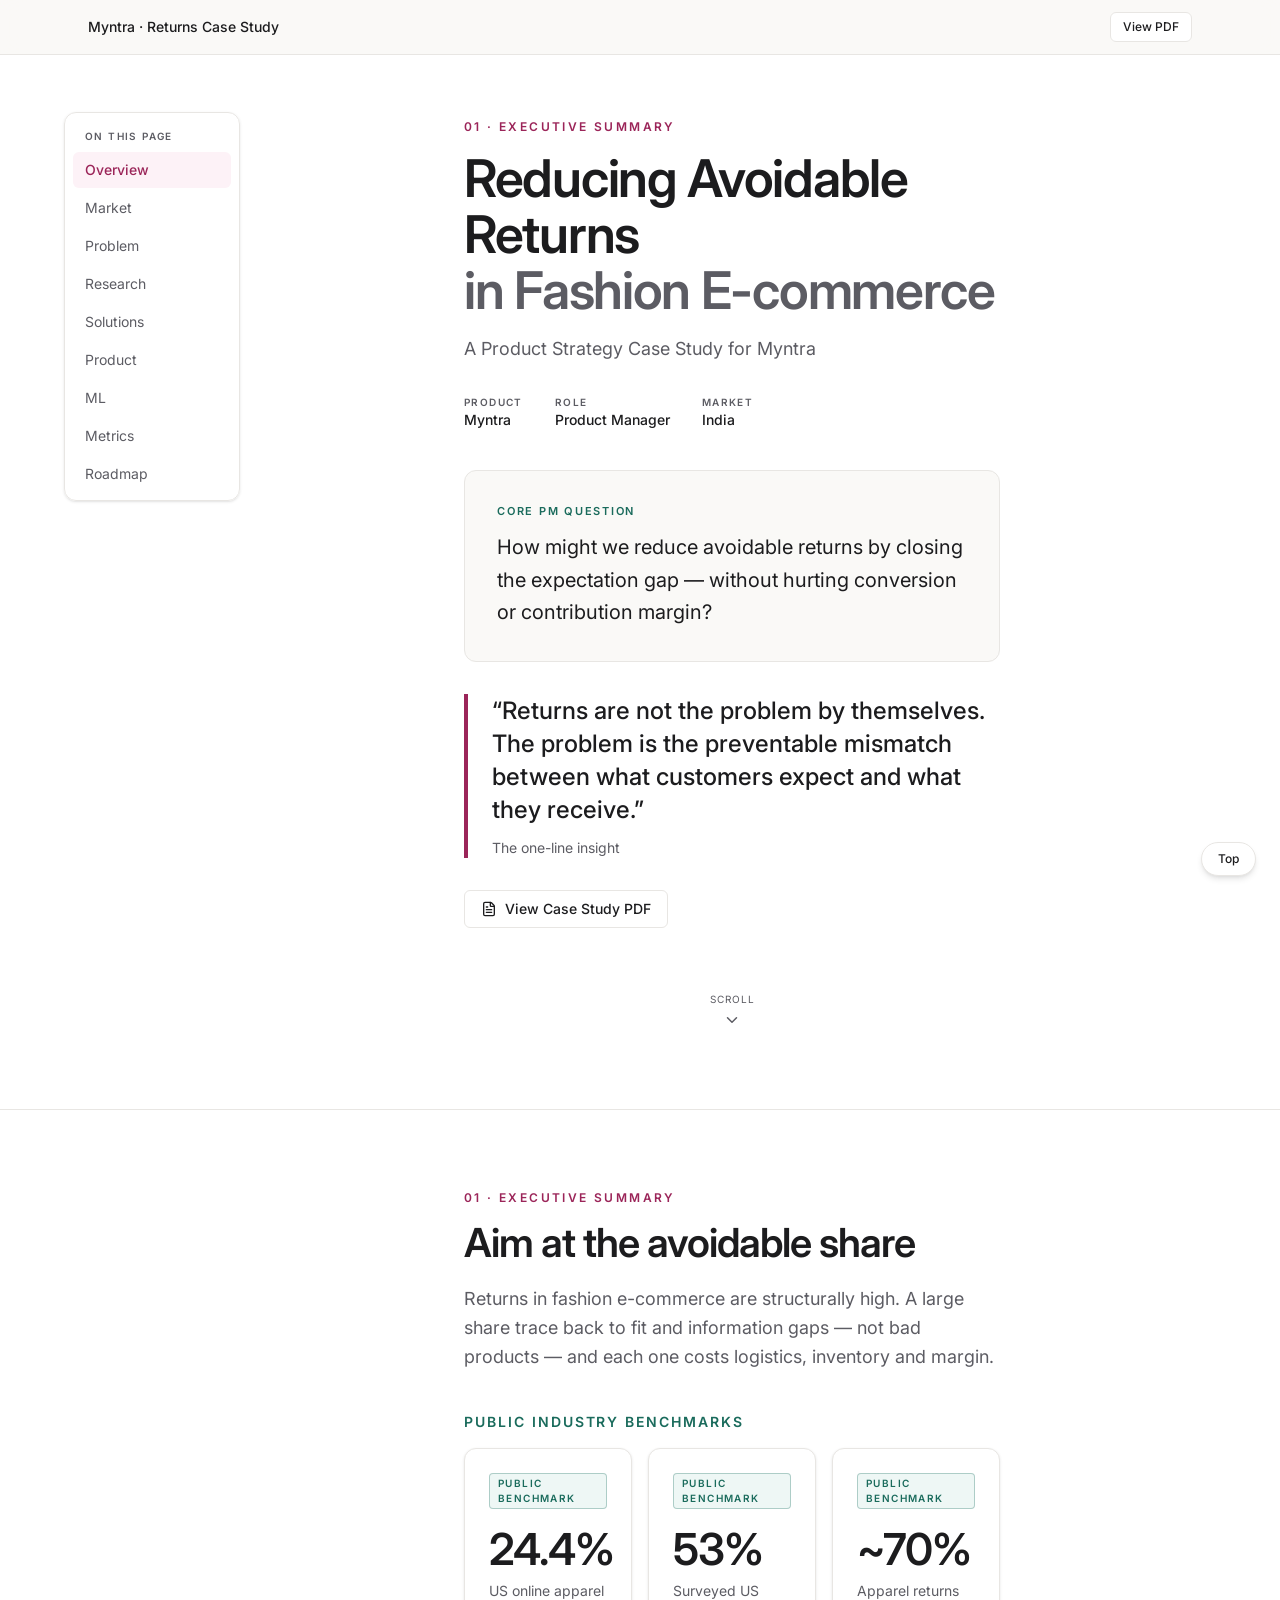
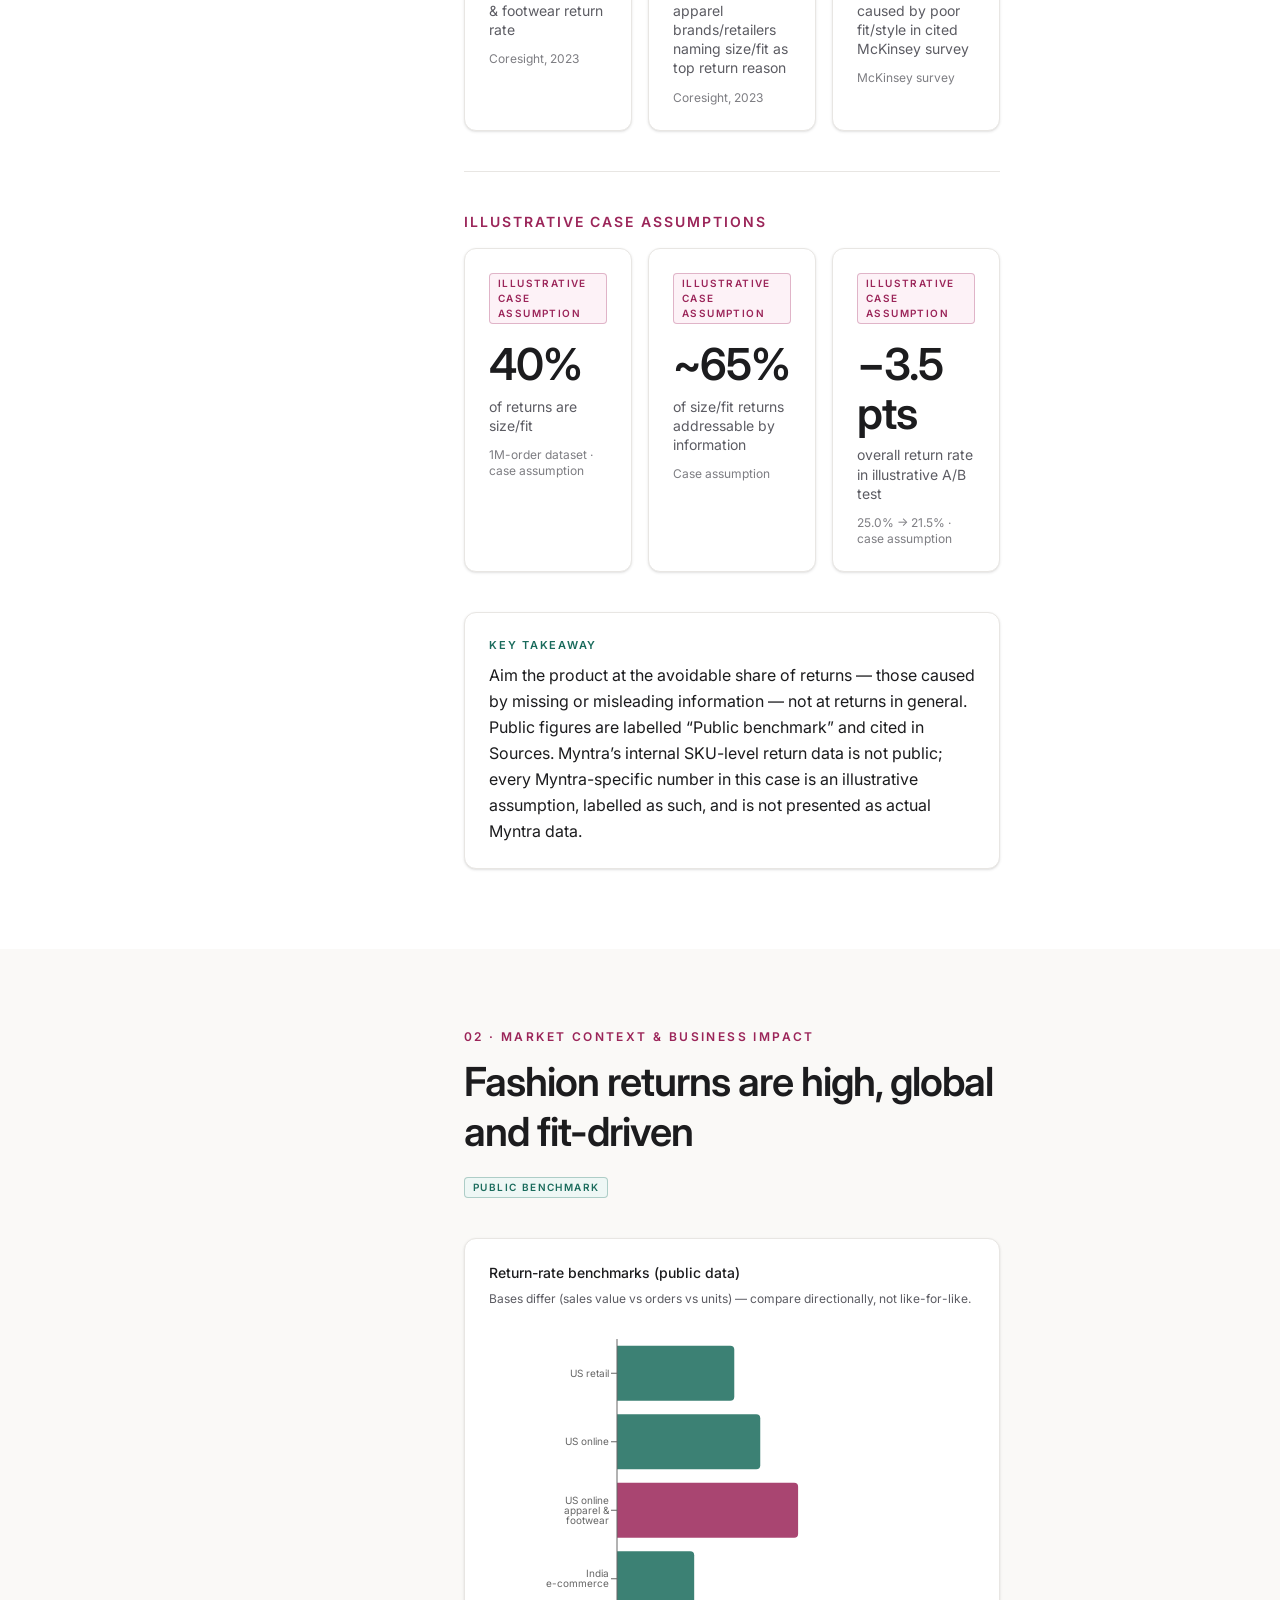
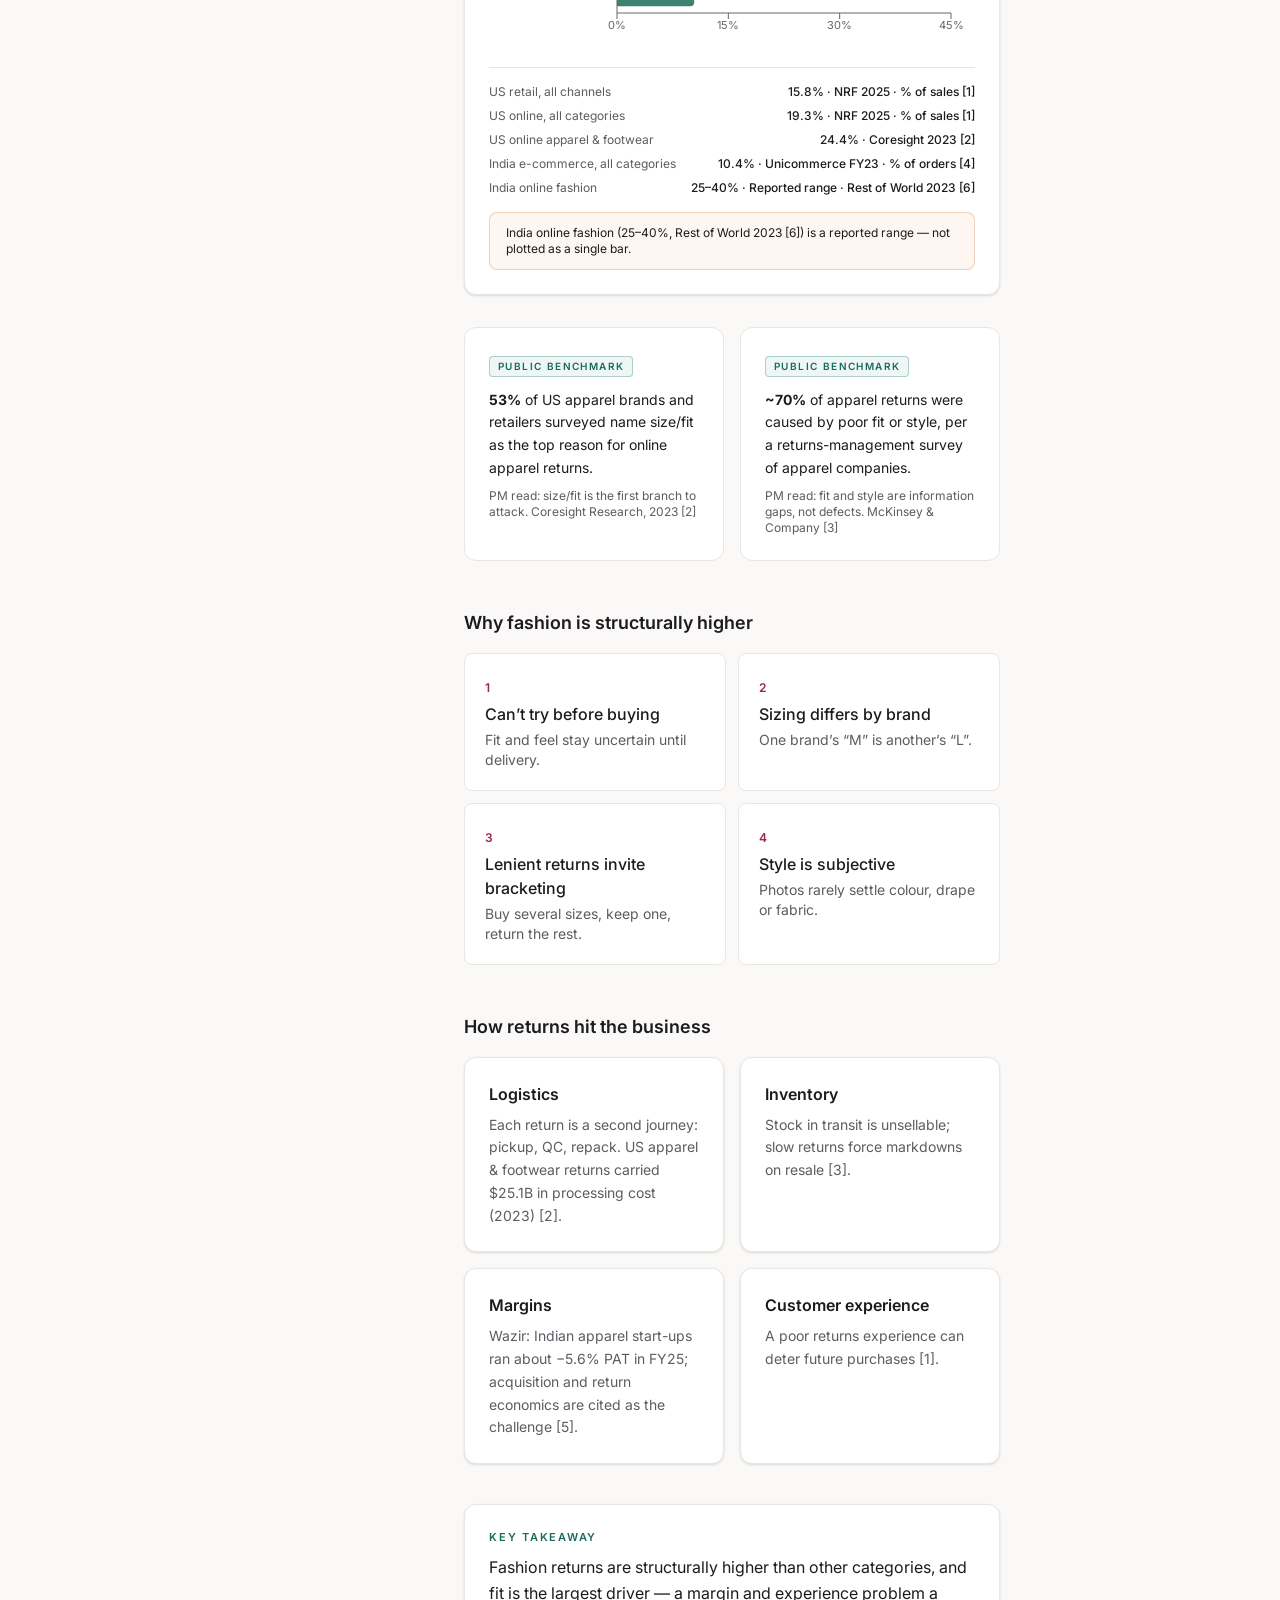
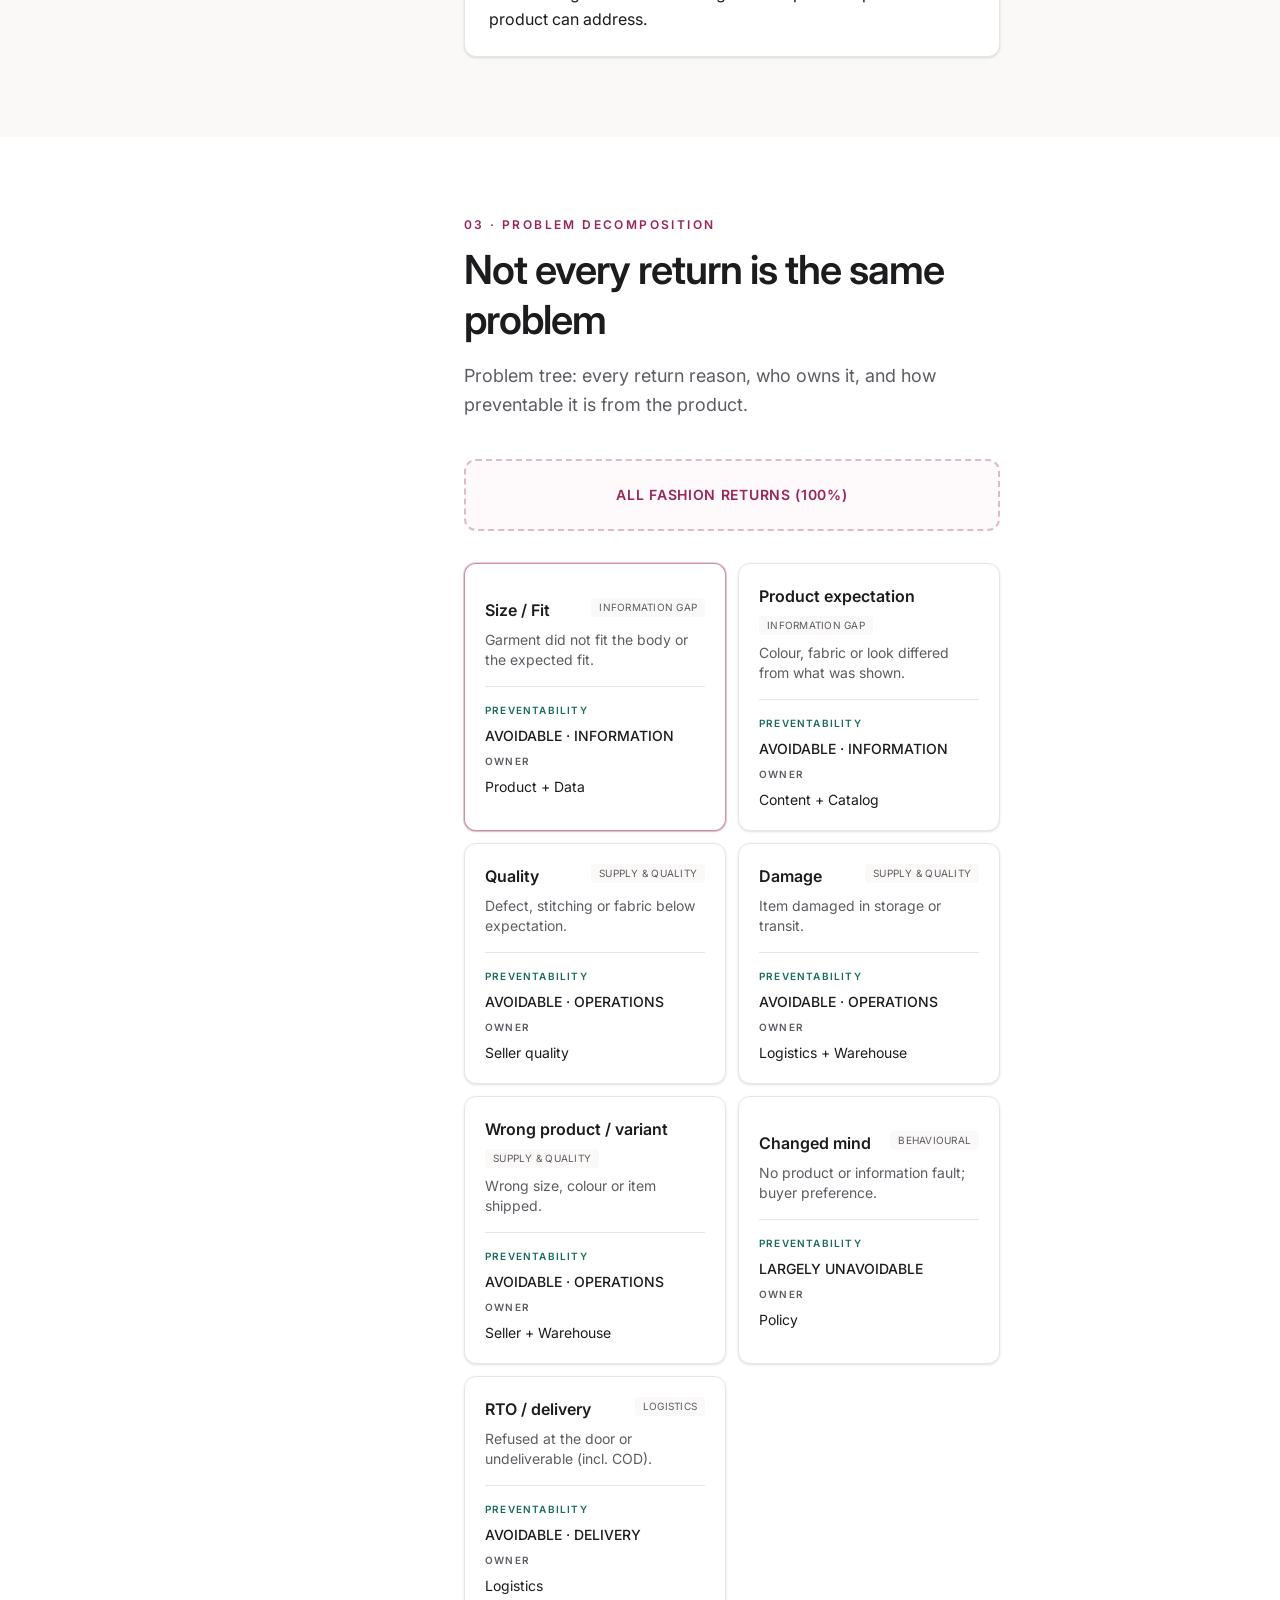
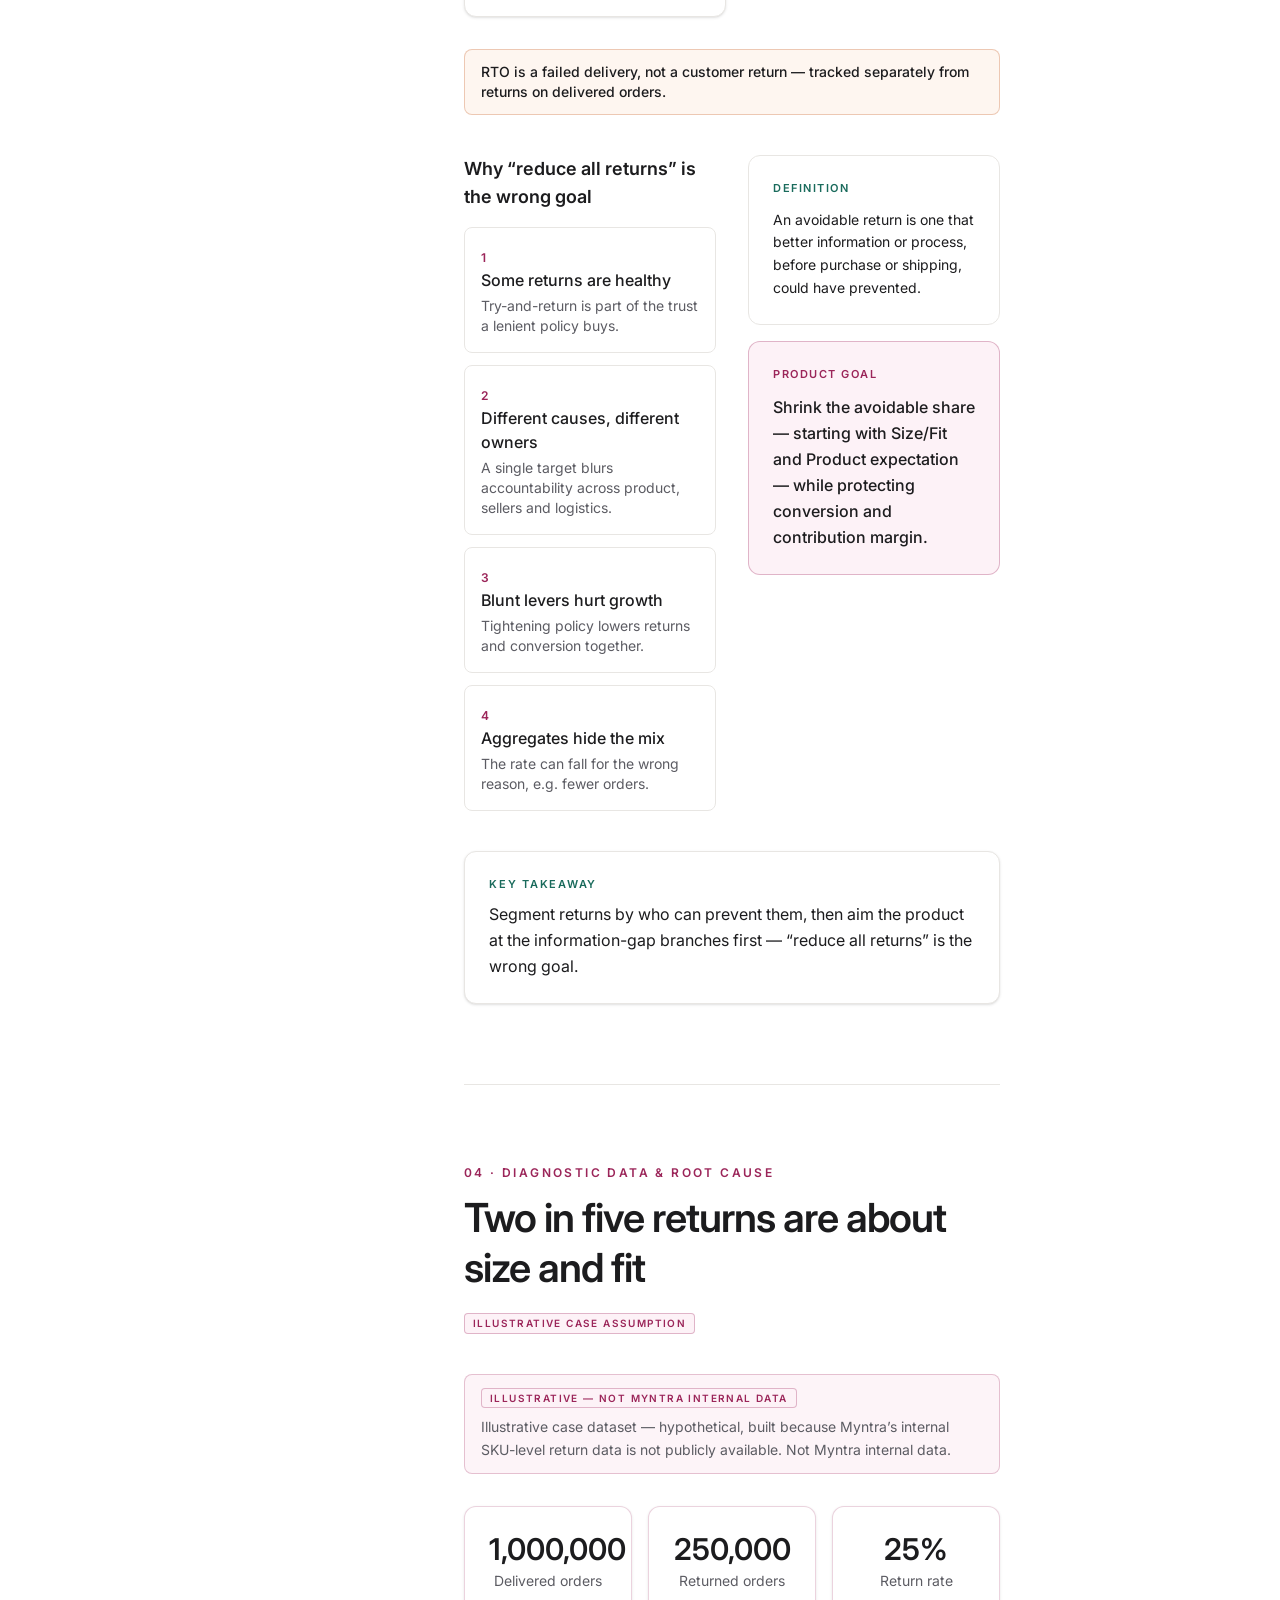
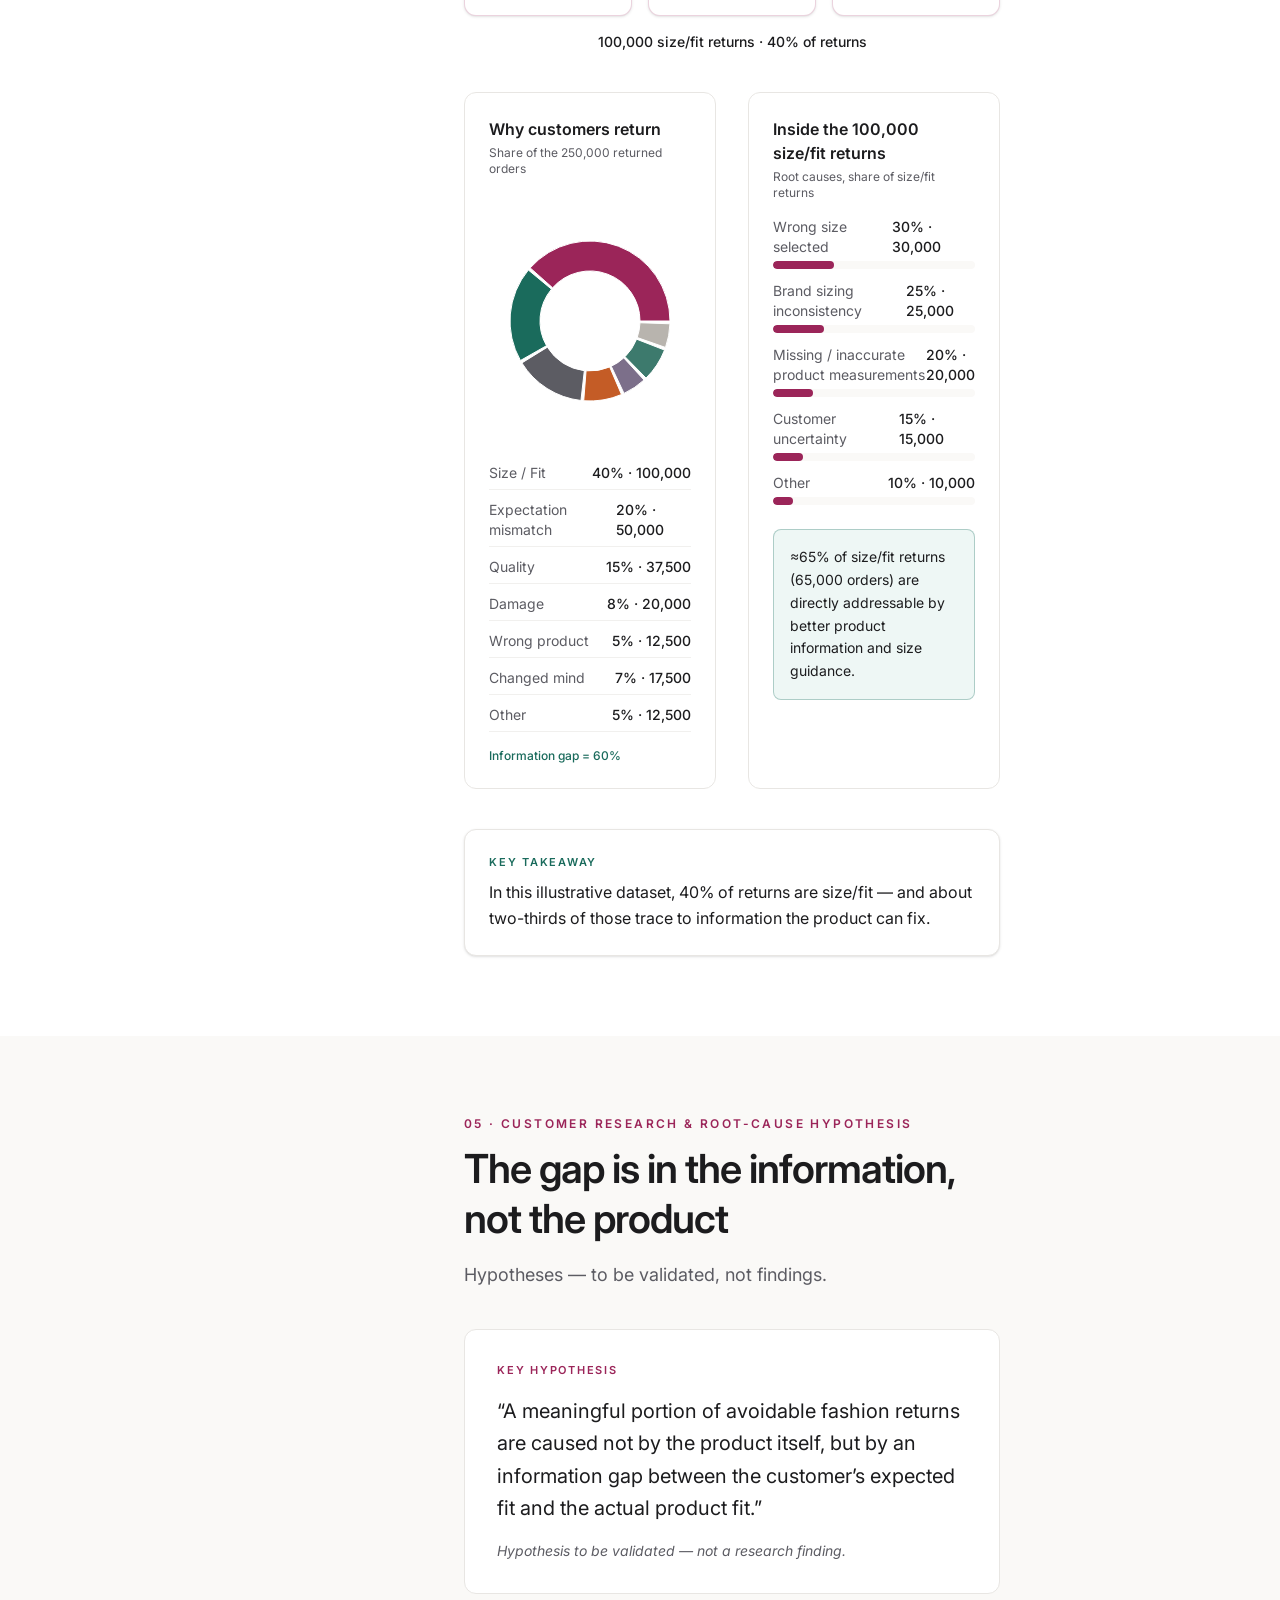
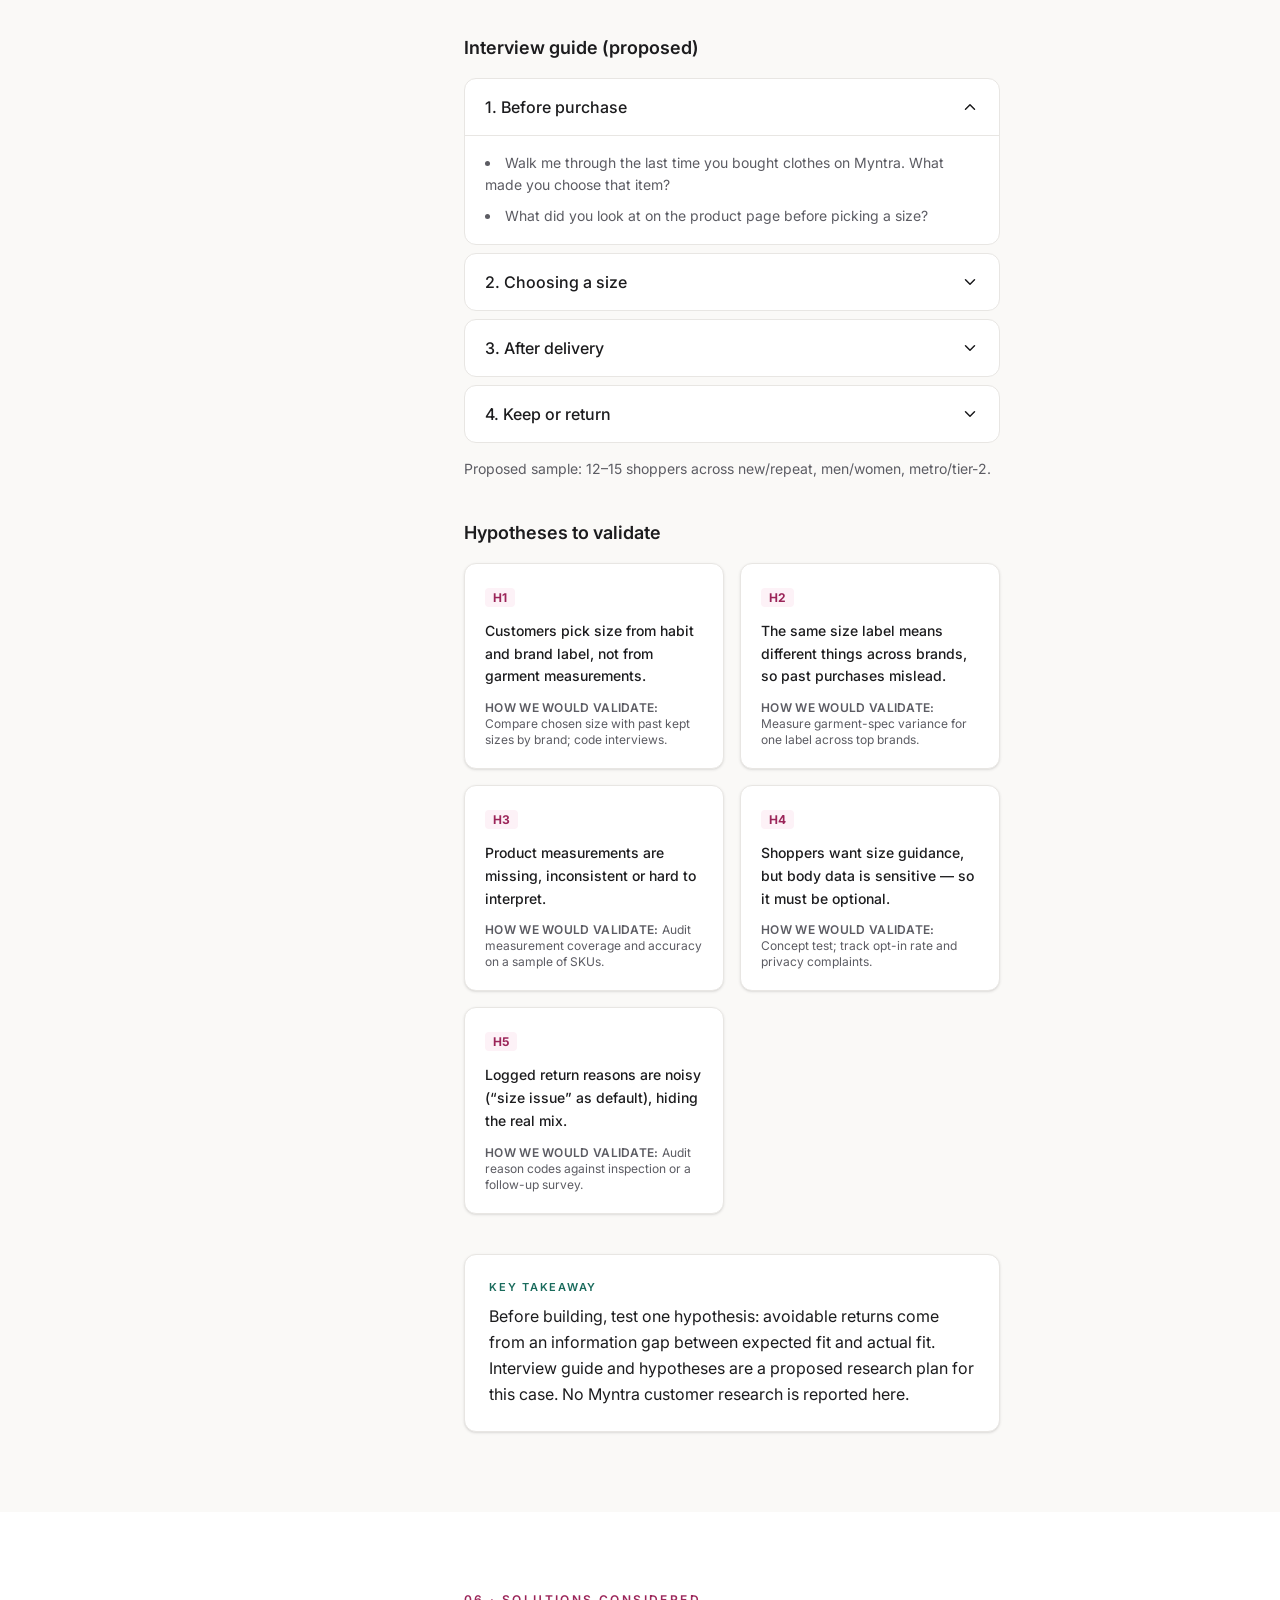
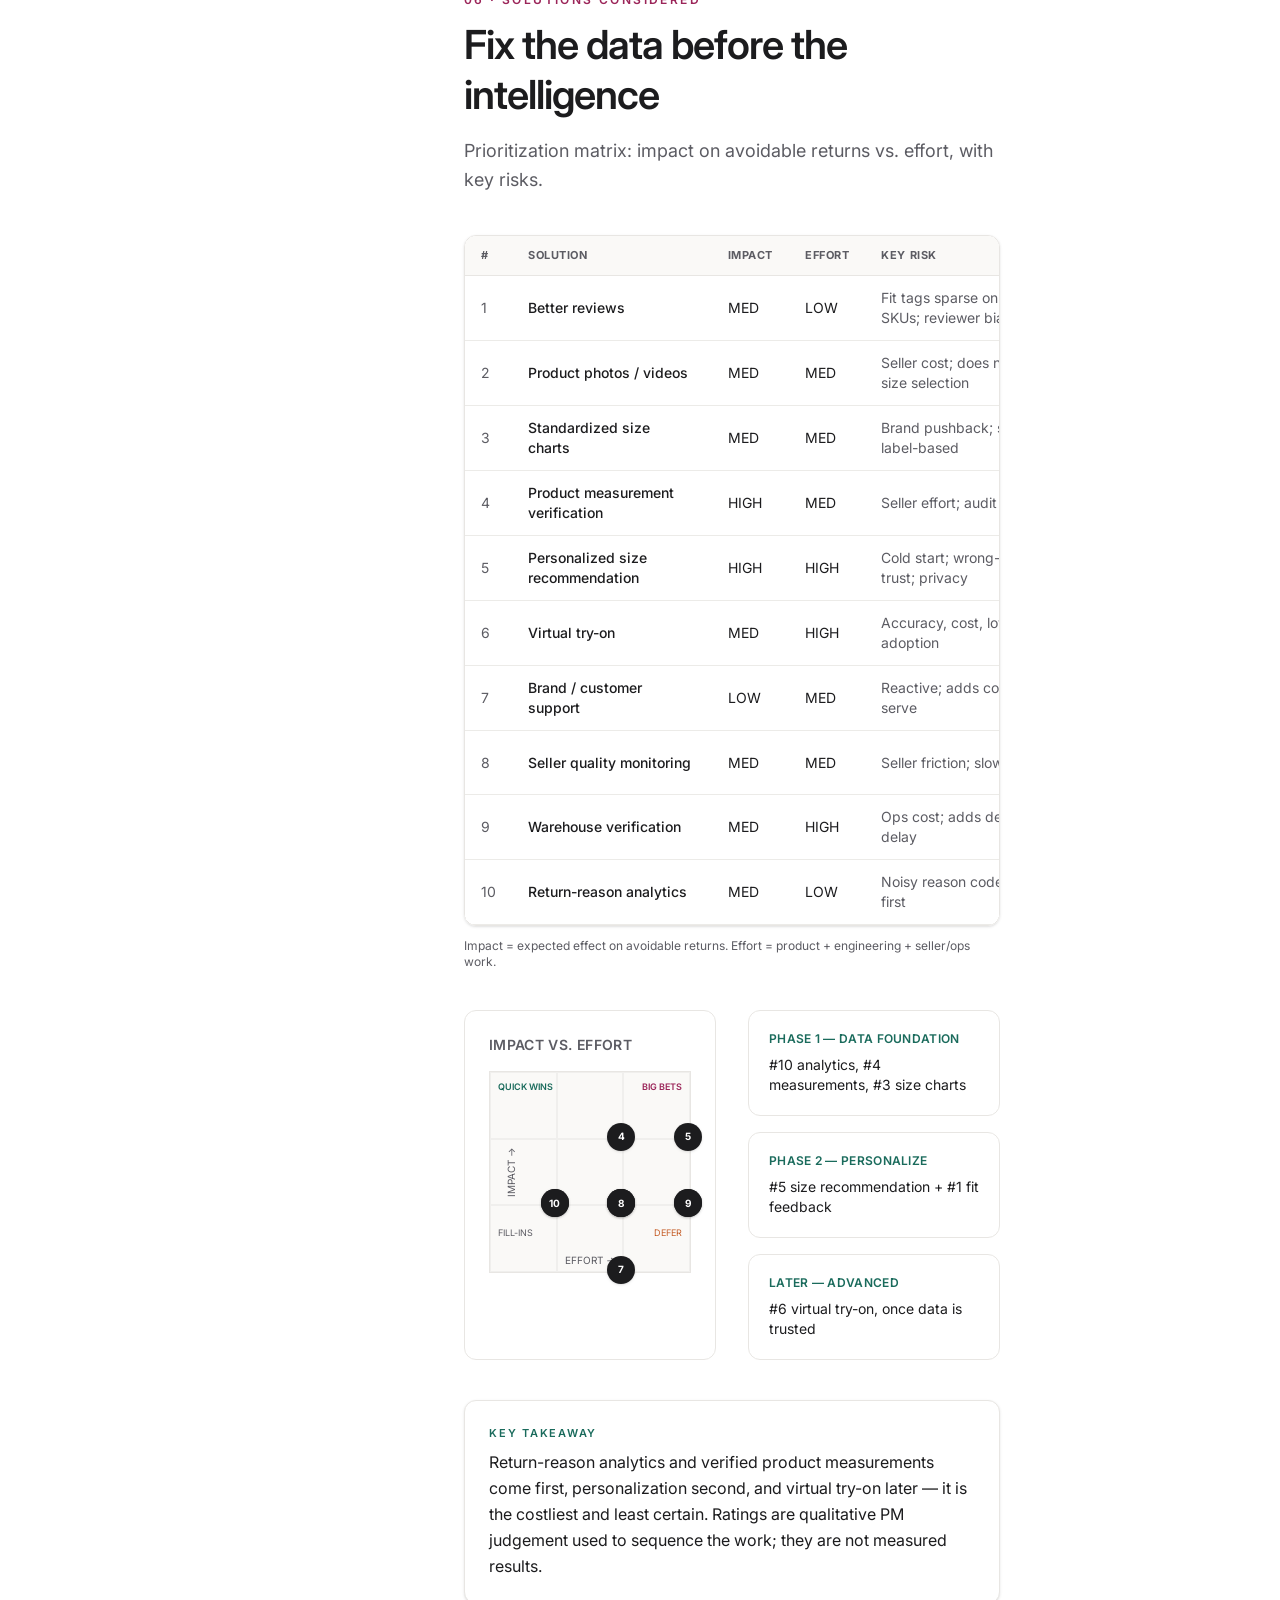
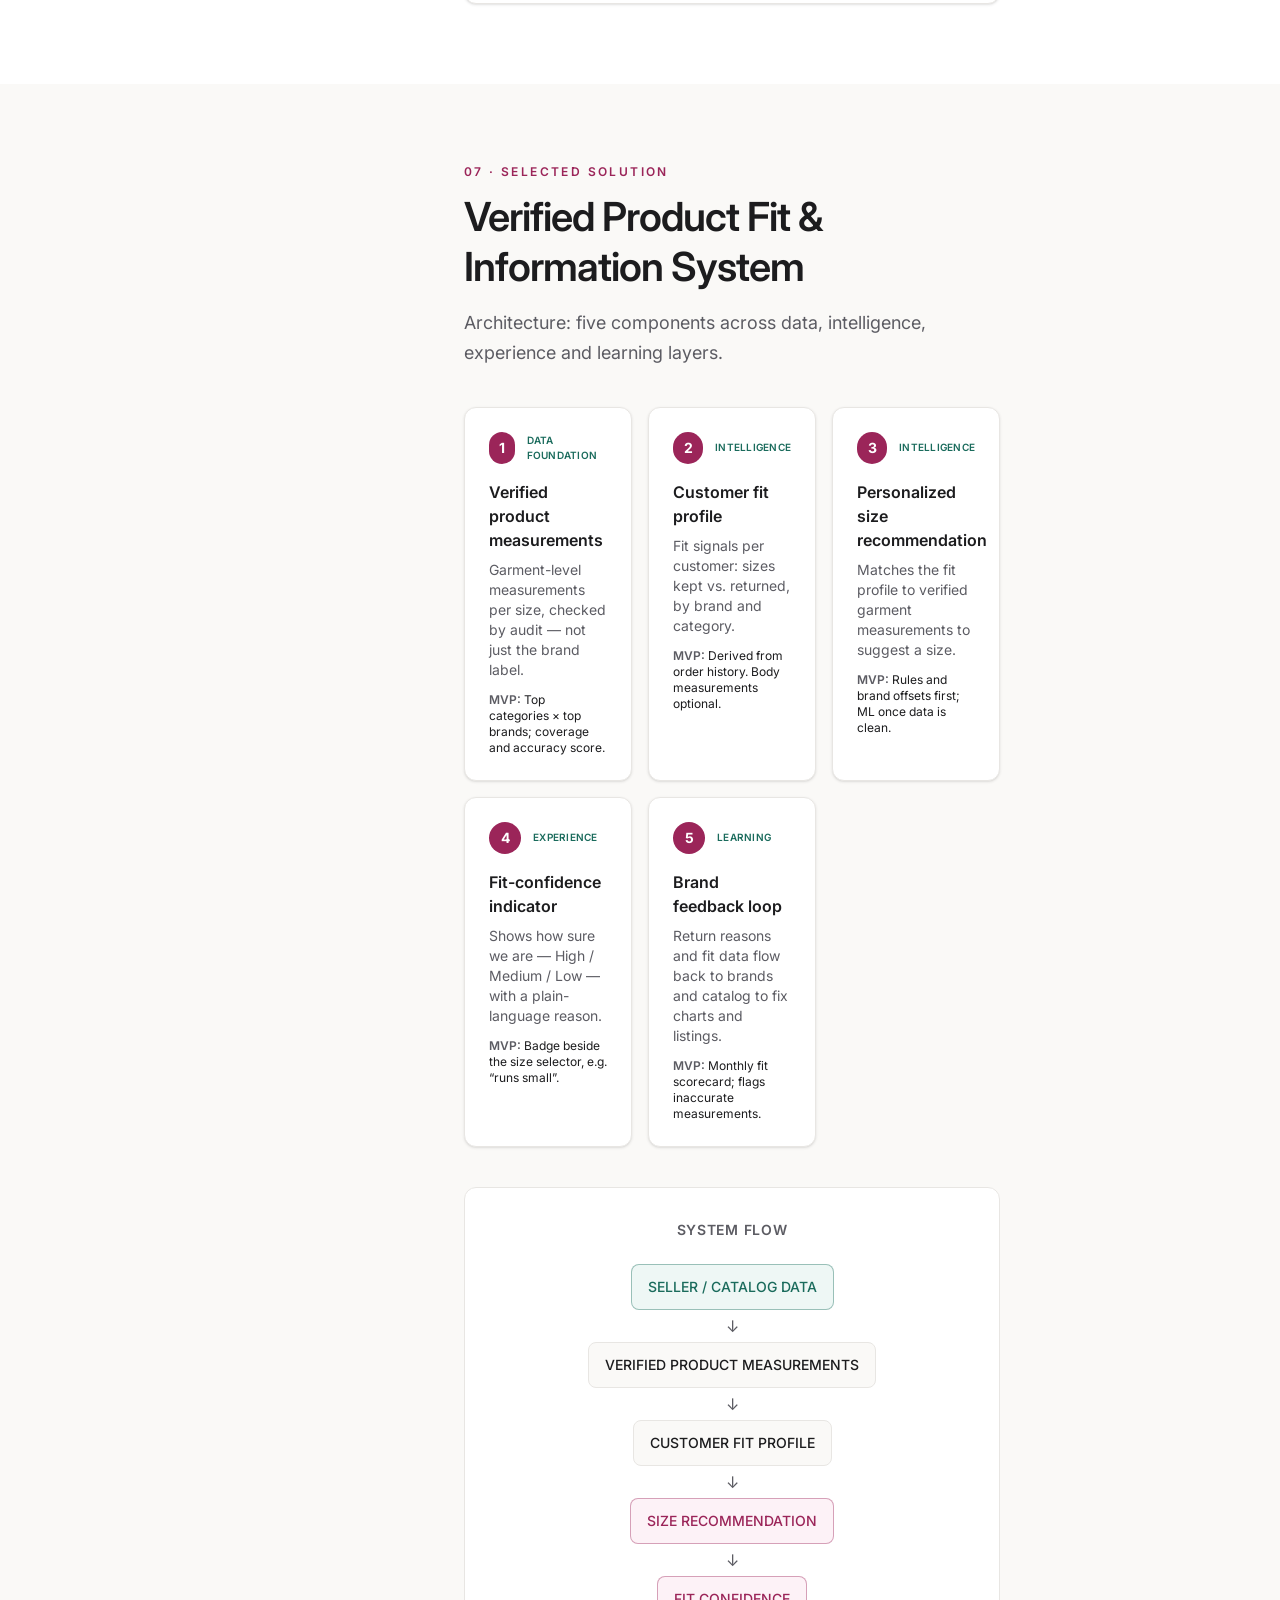
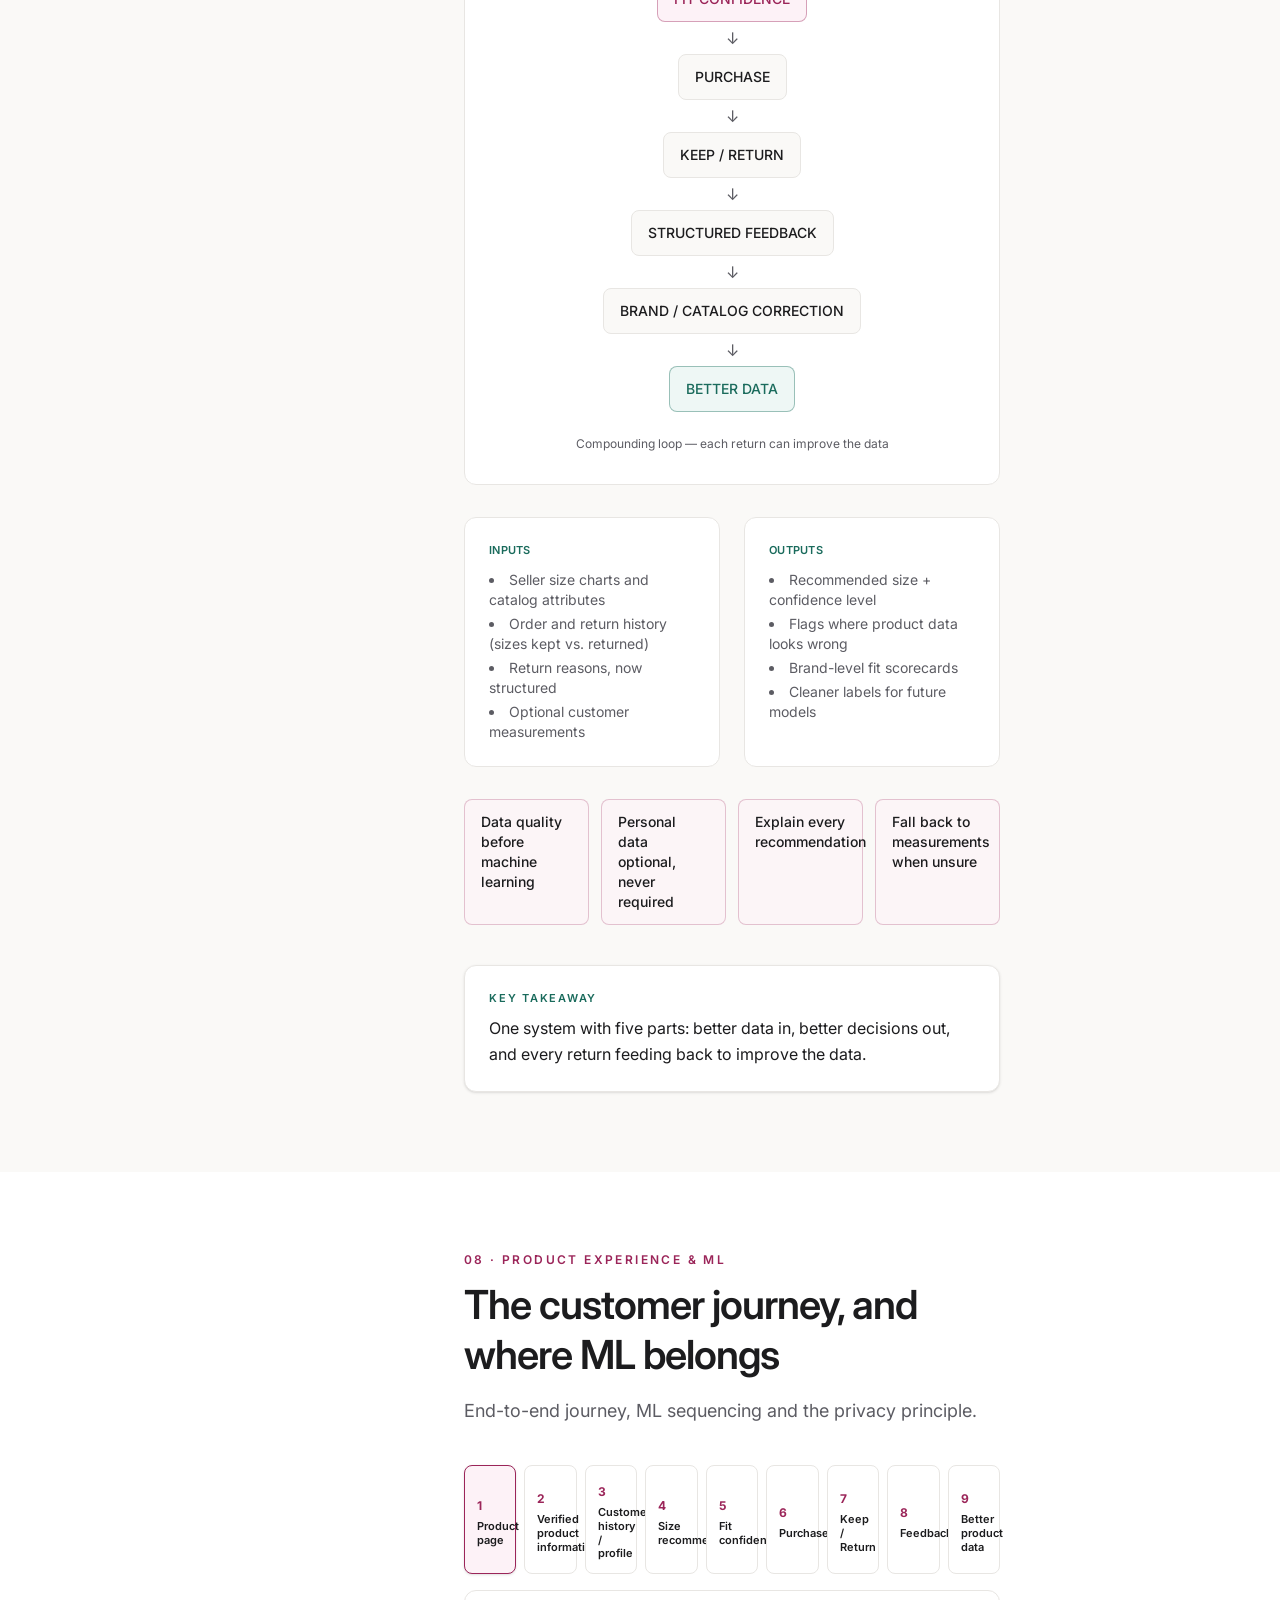
<file: index.html>
<!doctype html>
<html lang="en">
  <head>
    <meta charset="UTF-8" />
    <link rel="icon" type="image/svg+xml" href="./casestudy02_ReduceReturns-deploy/favicon.svg" />
    <meta name="viewport" content="width=device-width, initial-scale=1.0" />
    <title>Reducing Avoidable Returns in Fashion E-commerce | Product Case Study</title>
    <meta
      name="description"
      content="A Product Management case study exploring how verified product information, personalized size recommendations and structured return feedback can reduce avoidable fashion returns."
    />
    <meta property="og:title" content="Reducing Avoidable Returns in Fashion E-commerce | Product Case Study" />
    <meta
      property="og:description"
      content="A Product Management case study for Myntra — verified product fit, size recommendations, and structured feedback to reduce avoidable returns."
    />
    <meta property="og:type" content="website" />
    <link rel="preconnect" href="https://fonts.googleapis.com" />
    <link rel="preconnect" href="https://fonts.gstatic.com" crossorigin />
    <link
      href="https://fonts.googleapis.com/css2?family=Inter:wght@400;500,600;700&display=swap"
      rel="stylesheet"
    />
    <script type="module" crossorigin src="./casestudy02_ReduceReturns-deploy/assets/index-uIpEyuJv.js"></script>
    <link rel="stylesheet" crossorigin href="./casestudy02_ReduceReturns-deploy/assets/index-CXgV_utH.css" />
  </head>
  <body>
    <div id="root"></div>
  </body>
</html>
</file>
<file: casestudy02_ReduceReturns-deploy/assets/index-CXgV_utH.css>
/*! tailwindcss v4.3.3 | MIT License | https://tailwindcss.com */
@layer properties{@supports (((-webkit-hyphens:none)) and (not (margin-trim:inline))) or ((-moz-orient:inline) and (not (color:rgb(from red r g b)))){*,:before,:after,::backdrop{--tw-translate-x:0;--tw-translate-y:0;--tw-translate-z:0;--tw-rotate-x:initial;--tw-rotate-y:initial;--tw-rotate-z:initial;--tw-skew-x:initial;--tw-skew-y:initial;--tw-space-y-reverse:0;--tw-border-style:solid;--tw-gradient-position:initial;--tw-gradient-from:#0000;--tw-gradient-via:#0000;--tw-gradient-to:#0000;--tw-gradient-stops:initial;--tw-gradient-via-stops:initial;--tw-gradient-from-position:0%;--tw-gradient-via-position:50%;--tw-gradient-to-position:100%;--tw-leading:initial;--tw-font-weight:initial;--tw-tracking:initial;--tw-shadow:0 0 #0000;--tw-shadow-color:initial;--tw-shadow-alpha:100%;--tw-inset-shadow:0 0 #0000;--tw-inset-shadow-color:initial;--tw-inset-shadow-alpha:100%;--tw-ring-color:initial;--tw-ring-shadow:0 0 #0000;--tw-inset-ring-color:initial;--tw-inset-ring-shadow:0 0 #0000;--tw-ring-inset:initial;--tw-ring-offset-width:0px;--tw-ring-offset-color:#fff;--tw-ring-offset-shadow:0 0 #0000;--tw-blur:initial;--tw-brightness:initial;--tw-contrast:initial;--tw-grayscale:initial;--tw-hue-rotate:initial;--tw-invert:initial;--tw-opacity:initial;--tw-saturate:initial;--tw-sepia:initial;--tw-drop-shadow:initial;--tw-drop-shadow-color:initial;--tw-drop-shadow-alpha:100%;--tw-drop-shadow-size:initial;--tw-backdrop-blur:initial;--tw-backdrop-brightness:initial;--tw-backdrop-contrast:initial;--tw-backdrop-grayscale:initial;--tw-backdrop-hue-rotate:initial;--tw-backdrop-invert:initial;--tw-backdrop-opacity:initial;--tw-backdrop-saturate:initial;--tw-backdrop-sepia:initial}}}@layer theme{:root,:host{--font-sans:"Inter", system-ui, sans-serif;--font-mono:ui-monospace, SFMono-Regular, Menlo, Monaco, Consolas, "Liberation Mono", "Courier New", monospace;--color-white:#fff;--spacing:.25rem;--container-xs:20rem;--container-sm:24rem;--container-md:28rem;--container-lg:32rem;--container-3xl:48rem;--container-4xl:56rem;--container-6xl:72rem;--text-xs:.75rem;--text-xs--line-height:calc(1 / .75);--text-sm:.875rem;--text-sm--line-height:calc(1.25 / .875);--text-base:1rem;--text-base--line-height:calc(1.5 / 1);--text-lg:1.125rem;--text-lg--line-height:calc(1.75 / 1.125);--text-xl:1.25rem;--text-xl--line-height:calc(1.75 / 1.25);--text-2xl:1.5rem;--text-2xl--line-height:calc(2 / 1.5);--text-3xl:1.875rem;--text-3xl--line-height:calc(2.25 / 1.875);--text-4xl:2.25rem;--text-4xl--line-height:calc(2.5 / 2.25);--text-5xl:3rem;--text-5xl--line-height:1;--font-weight-light:300;--font-weight-medium:500;--font-weight-semibold:600;--font-weight-bold:700;--tracking-tight:-.025em;--tracking-wide:.025em;--tracking-wider:.05em;--tracking-widest:.1em;--leading-tight:1.25;--leading-snug:1.375;--leading-relaxed:1.625;--radius-sm:.25rem;--radius-md:.375rem;--radius-lg:.5rem;--radius-xl:.75rem;--radius-2xl:1rem;--animate-pulse:pulse 2s cubic-bezier(.4, 0, .6, 1) infinite;--blur-md:12px;--default-transition-duration:.15s;--default-transition-timing-function:cubic-bezier(.4, 0, .2, 1);--default-font-family:var(--font-sans);--default-mono-font-family:var(--font-mono);--color-canvas:#faf9f7;--color-ink:#1c1c1e;--color-ink-muted:#5c5c63;--color-border:#e8e6e3;--color-magenta:#9b2559;--color-magenta-soft:#fdf2f7;--color-teal:#1a6b5c;--color-teal-soft:#eef7f5;--color-orange:#c45c26;--color-orange-soft:#fef6f0}}@layer base{*,:after,:before,::backdrop{box-sizing:border-box;border:0 solid;margin:0;padding:0}::file-selector-button{box-sizing:border-box;border:0 solid;margin:0;padding:0}html,:host{-webkit-text-size-adjust:100%;tab-size:4;line-height:1.5;font-family:var(--default-font-family,-apple-system, BlinkMacSystemFont, "Segoe UI", Roboto, "Helvetica Neue", "Noto Sans", Arial, sans-serif, "Apple Color Emoji", "Segoe UI Emoji", "Segoe UI Symbol", "Noto Color Emoji");font-feature-settings:var(--default-font-feature-settings,normal);font-variation-settings:var(--default-font-variation-settings,normal);-webkit-tap-highlight-color:transparent}hr{height:0;color:inherit;border-top-width:1px}abbr:where([title]){-webkit-text-decoration:underline dotted;text-decoration:underline dotted}h1,h2,h3,h4,h5,h6{font-size:inherit;font-weight:inherit}a{color:inherit;-webkit-text-decoration:inherit;-webkit-text-decoration:inherit;-webkit-text-decoration:inherit;-webkit-text-decoration:inherit;text-decoration:inherit}b,strong{font-weight:bolder}code,kbd,samp,pre{font-family:var(--default-mono-font-family,ui-monospace, SFMono-Regular, Menlo, Monaco, Consolas, "Liberation Mono", "Courier New", monospace);font-feature-settings:var(--default-mono-font-feature-settings,normal);font-variation-settings:var(--default-mono-font-variation-settings,normal);font-size:1em}small{font-size:80%}sub,sup{vertical-align:baseline;font-size:75%;line-height:0;position:relative}sub{bottom:-.25em}sup{top:-.5em}table{text-indent:0;border-color:inherit;border-collapse:collapse}:-moz-focusring:where(:not(iframe)){outline:auto}progress{vertical-align:baseline}summary{display:list-item}ol,ul,menu{list-style:none}img,svg,video,canvas,audio,iframe,embed,object{vertical-align:middle;display:block}img,video{max-width:100%;height:auto}button,input,select,optgroup,textarea{font:inherit;font-feature-settings:inherit;font-variation-settings:inherit;letter-spacing:inherit;color:inherit;opacity:1;background-color:#0000;border-radius:0}::file-selector-button{font:inherit;font-feature-settings:inherit;font-variation-settings:inherit;letter-spacing:inherit;color:inherit;opacity:1;background-color:#0000;border-radius:0}:where(select:is([multiple],[size])) optgroup{font-weight:bolder}:where(select:is([multiple],[size])) optgroup option{padding-inline-start:20px}::file-selector-button{margin-inline-end:4px}::placeholder{opacity:1}@supports (not ((-webkit-appearance:-apple-pay-button))) or (contain-intrinsic-size:1px){::placeholder{color:currentColor}@supports (color:color-mix(in lab, red, red)){::placeholder{color:color-mix(in oklab, currentcolor 50%, transparent)}}}textarea{resize:vertical}::-webkit-search-decoration{-webkit-appearance:none}::-webkit-date-and-time-value{min-height:1lh;text-align:inherit}::-webkit-datetime-edit{display:inline-flex}::-webkit-datetime-edit-fields-wrapper{padding:0}::-webkit-datetime-edit{padding-block:0}::-webkit-datetime-edit-year-field{padding-block:0}::-webkit-datetime-edit-month-field{padding-block:0}::-webkit-datetime-edit-day-field{padding-block:0}::-webkit-datetime-edit-hour-field{padding-block:0}::-webkit-datetime-edit-minute-field{padding-block:0}::-webkit-datetime-edit-second-field{padding-block:0}::-webkit-datetime-edit-millisecond-field{padding-block:0}::-webkit-datetime-edit-meridiem-field{padding-block:0}::-webkit-calendar-picker-indicator{line-height:1}:-moz-ui-invalid{box-shadow:none}button,input:where([type=button],[type=reset],[type=submit]){appearance:button}::file-selector-button{appearance:button}::-webkit-inner-spin-button{height:auto}::-webkit-outer-spin-button{height:auto}[hidden]:where(:not([hidden=until-found])){display:none!important}}@layer components;@layer utilities{.absolute{position:absolute}.fixed{position:fixed}.relative{position:relative}.sticky{position:sticky}.inset-0{inset:0}.top-0{top:0}.top-1\/2{top:50%}.top-2{top:calc(var(--spacing) * 2)}.top-28{top:calc(var(--spacing) * 28)}.right-2{right:calc(var(--spacing) * 2)}.right-6{right:calc(var(--spacing) * 6)}.bottom-1{bottom:var(--spacing)}.bottom-6{bottom:calc(var(--spacing) * 6)}.bottom-8{bottom:calc(var(--spacing) * 8)}.-left-1{left:calc(var(--spacing) * -1)}.left-1\/2{left:50%}.left-2{left:calc(var(--spacing) * 2)}.left-4{left:calc(var(--spacing) * 4)}.z-40{z-index:40}.z-50{z-index:50}.mx-auto{margin-inline:auto}.my-1{margin-block:var(--spacing)}.my-10{margin-block:calc(var(--spacing) * 10)}.mt-1{margin-top:var(--spacing)}.mt-2{margin-top:calc(var(--spacing) * 2)}.mt-3{margin-top:calc(var(--spacing) * 3)}.mt-4{margin-top:calc(var(--spacing) * 4)}.mt-5{margin-top:calc(var(--spacing) * 5)}.mt-6{margin-top:calc(var(--spacing) * 6)}.mt-8{margin-top:calc(var(--spacing) * 8)}.mt-10{margin-top:calc(var(--spacing) * 10)}.mt-12{margin-top:calc(var(--spacing) * 12)}.mt-20{margin-top:calc(var(--spacing) * 20)}.mb-1{margin-bottom:var(--spacing)}.mb-2{margin-bottom:calc(var(--spacing) * 2)}.mb-3{margin-bottom:calc(var(--spacing) * 3)}.mb-4{margin-bottom:calc(var(--spacing) * 4)}.mb-6{margin-bottom:calc(var(--spacing) * 6)}.mb-8{margin-bottom:calc(var(--spacing) * 8)}.mb-10{margin-bottom:calc(var(--spacing) * 10)}.block{display:block}.flex{display:flex}.grid{display:grid}.hidden{display:none}.inline-block{display:inline-block}.inline-flex{display:inline-flex}.aspect-square{aspect-ratio:1}.size-fit{width:fit-content;height:fit-content}.h-2{height:calc(var(--spacing) * 2)}.h-7{height:calc(var(--spacing) * 7)}.h-8{height:calc(var(--spacing) * 8)}.h-10{height:calc(var(--spacing) * 10)}.h-64{height:calc(var(--spacing) * 64)}.h-72{height:calc(var(--spacing) * 72)}.h-full{height:100%}.h-px{height:1px}.w-7{width:calc(var(--spacing) * 7)}.w-8{width:calc(var(--spacing) * 8)}.w-44{width:calc(var(--spacing) * 44)}.w-full{width:100%}.max-w-3xl{max-width:var(--container-3xl)}.max-w-4xl{max-width:var(--container-4xl)}.max-w-6xl{max-width:var(--container-6xl)}.max-w-lg{max-width:var(--container-lg)}.max-w-md{max-width:var(--container-md)}.max-w-sm{max-width:var(--container-sm)}.max-w-xs{max-width:var(--container-xs)}.min-w-0{min-width:0}.min-w-\[520px\]{min-width:520px}.min-w-\[640px\]{min-width:640px}.min-w-\[720px\]{min-width:720px}.shrink-0{flex-shrink:0}.-translate-x-1\/2{--tw-translate-x:calc(calc(1 / 2 * 100%) * -1);translate:var(--tw-translate-x) var(--tw-translate-y)}.-translate-y-1\/2{--tw-translate-y:calc(calc(1 / 2 * 100%) * -1);translate:var(--tw-translate-x) var(--tw-translate-y)}.-rotate-90{rotate:-90deg}.rotate-180{rotate:180deg}.transform{transform:var(--tw-rotate-x,) var(--tw-rotate-y,) var(--tw-rotate-z,) var(--tw-skew-x,) var(--tw-skew-y,)}.animate-pulse{animation:var(--animate-pulse)}.scroll-mt-24{scroll-margin-top:calc(var(--spacing) * 24)}.list-inside{list-style-position:inside}.list-disc{list-style-type:disc}.grid-cols-3{grid-template-columns:repeat(3,minmax(0,1fr))}.grid-cols-12{grid-template-columns:repeat(12,minmax(0,1fr))}.grid-rows-3{grid-template-rows:repeat(3,minmax(0,1fr))}.flex-col{flex-direction:column}.flex-wrap{flex-wrap:wrap}.items-center{align-items:center}.items-start{align-items:flex-start}.items-stretch{align-items:stretch}.justify-between{justify-content:space-between}.justify-center{justify-content:center}.gap-0{gap:0}.gap-1{gap:var(--spacing)}.gap-2{gap:calc(var(--spacing) * 2)}.gap-3{gap:calc(var(--spacing) * 3)}.gap-4{gap:calc(var(--spacing) * 4)}.gap-6{gap:calc(var(--spacing) * 6)}.gap-8{gap:calc(var(--spacing) * 8)}:where(.space-y-1>:not(:last-child)){--tw-space-y-reverse:0;margin-block-start:calc(var(--spacing) * var(--tw-space-y-reverse));margin-block-end:calc(var(--spacing) * calc(1 - var(--tw-space-y-reverse)))}:where(.space-y-2>:not(:last-child)){--tw-space-y-reverse:0;margin-block-start:calc(calc(var(--spacing) * 2) * var(--tw-space-y-reverse));margin-block-end:calc(calc(var(--spacing) * 2) * calc(1 - var(--tw-space-y-reverse)))}:where(.space-y-3>:not(:last-child)){--tw-space-y-reverse:0;margin-block-start:calc(calc(var(--spacing) * 3) * var(--tw-space-y-reverse));margin-block-end:calc(calc(var(--spacing) * 3) * calc(1 - var(--tw-space-y-reverse)))}:where(.space-y-4>:not(:last-child)){--tw-space-y-reverse:0;margin-block-start:calc(calc(var(--spacing) * 4) * var(--tw-space-y-reverse));margin-block-end:calc(calc(var(--spacing) * 4) * calc(1 - var(--tw-space-y-reverse)))}.gap-x-8{column-gap:calc(var(--spacing) * 8)}.gap-y-3{row-gap:calc(var(--spacing) * 3)}.self-start{align-self:flex-start}.overflow-hidden{overflow:hidden}.overflow-x-auto{overflow-x:auto}.rounded{border-radius:.25rem}.rounded-2xl{border-radius:var(--radius-2xl)}.rounded-full{border-radius:2147483647px}.rounded-lg{border-radius:var(--radius-lg)}.rounded-md{border-radius:var(--radius-md)}.rounded-sm{border-radius:var(--radius-sm)}.rounded-xl{border-radius:var(--radius-xl)}.border{border-style:var(--tw-border-style);border-width:1px}.border-2{border-style:var(--tw-border-style);border-width:2px}.border-t{border-top-style:var(--tw-border-style);border-top-width:1px}.border-b{border-bottom-style:var(--tw-border-style);border-bottom-width:1px}.border-l-4{border-left-style:var(--tw-border-style);border-left-width:4px}.border-dashed{--tw-border-style:dashed;border-style:dashed}.border-border{border-color:var(--color-border)}.border-border\/50{border-color:#e8e6e380}@supports (color:color-mix(in lab, red, red)){.border-border\/50{border-color:color-mix(in oklab, var(--color-border) 50%, transparent)}}.border-border\/60{border-color:#e8e6e399}@supports (color:color-mix(in lab, red, red)){.border-border\/60{border-color:color-mix(in oklab, var(--color-border) 60%, transparent)}}.border-border\/70{border-color:#e8e6e3b3}@supports (color:color-mix(in lab, red, red)){.border-border\/70{border-color:color-mix(in oklab, var(--color-border) 70%, transparent)}}.border-border\/80{border-color:#e8e6e3cc}@supports (color:color-mix(in lab, red, red)){.border-border\/80{border-color:color-mix(in oklab, var(--color-border) 80%, transparent)}}.border-magenta{border-color:var(--color-magenta)}.border-magenta\/20{border-color:#9b255933}@supports (color:color-mix(in lab, red, red)){.border-magenta\/20{border-color:color-mix(in oklab, var(--color-magenta) 20%, transparent)}}.border-magenta\/25{border-color:#9b255940}@supports (color:color-mix(in lab, red, red)){.border-magenta\/25{border-color:color-mix(in oklab, var(--color-magenta) 25%, transparent)}}.border-magenta\/30{border-color:#9b25594d}@supports (color:color-mix(in lab, red, red)){.border-magenta\/30{border-color:color-mix(in oklab, var(--color-magenta) 30%, transparent)}}.border-magenta\/40{border-color:#9b255966}@supports (color:color-mix(in lab, red, red)){.border-magenta\/40{border-color:color-mix(in oklab, var(--color-magenta) 40%, transparent)}}.border-magenta\/50{border-color:#9b255980}@supports (color:color-mix(in lab, red, red)){.border-magenta\/50{border-color:color-mix(in oklab, var(--color-magenta) 50%, transparent)}}.border-orange\/25{border-color:#c45c2640}@supports (color:color-mix(in lab, red, red)){.border-orange\/25{border-color:color-mix(in oklab, var(--color-orange) 25%, transparent)}}.border-orange\/30{border-color:#c45c264d}@supports (color:color-mix(in lab, red, red)){.border-orange\/30{border-color:color-mix(in oklab, var(--color-orange) 30%, transparent)}}.border-teal\/30{border-color:#1a6b5c4d}@supports (color:color-mix(in lab, red, red)){.border-teal\/30{border-color:color-mix(in oklab, var(--color-teal) 30%, transparent)}}.border-teal\/40{border-color:#1a6b5c66}@supports (color:color-mix(in lab, red, red)){.border-teal\/40{border-color:color-mix(in oklab, var(--color-teal) 40%, transparent)}}.border-teal\/50{border-color:#1a6b5c80}@supports (color:color-mix(in lab, red, red)){.border-teal\/50{border-color:color-mix(in oklab, var(--color-teal) 50%, transparent)}}.border-transparent{border-color:#0000}.bg-border{background-color:var(--color-border)}.bg-canvas{background-color:var(--color-canvas)}.bg-canvas\/90{background-color:#faf9f7e6}@supports (color:color-mix(in lab, red, red)){.bg-canvas\/90{background-color:color-mix(in oklab, var(--color-canvas) 90%, transparent)}}.bg-ink{background-color:var(--color-ink)}.bg-magenta{background-color:var(--color-magenta)}.bg-magenta-soft{background-color:var(--color-magenta-soft)}.bg-magenta-soft\/40{background-color:#fdf2f766}@supports (color:color-mix(in lab, red, red)){.bg-magenta-soft\/40{background-color:color-mix(in oklab, var(--color-magenta-soft) 40%, transparent)}}.bg-magenta-soft\/50{background-color:#fdf2f780}@supports (color:color-mix(in lab, red, red)){.bg-magenta-soft\/50{background-color:color-mix(in oklab, var(--color-magenta-soft) 50%, transparent)}}.bg-magenta-soft\/80{background-color:#fdf2f7cc}@supports (color:color-mix(in lab, red, red)){.bg-magenta-soft\/80{background-color:color-mix(in oklab, var(--color-magenta-soft) 80%, transparent)}}.bg-orange{background-color:var(--color-orange)}.bg-orange-soft{background-color:var(--color-orange-soft)}.bg-teal{background-color:var(--color-teal)}.bg-teal-soft{background-color:var(--color-teal-soft)}.bg-white{background-color:var(--color-white)}.bg-white\/95{background-color:#fffffff2}@supports (color:color-mix(in lab, red, red)){.bg-white\/95{background-color:color-mix(in oklab, var(--color-white) 95%, transparent)}}.bg-gradient-to-b{--tw-gradient-position:to bottom in oklab;background-image:linear-gradient(var(--tw-gradient-stops))}.from-white{--tw-gradient-from:var(--color-white);--tw-gradient-stops:var(--tw-gradient-via-stops,var(--tw-gradient-position), var(--tw-gradient-from) var(--tw-gradient-from-position), var(--tw-gradient-to) var(--tw-gradient-to-position))}.to-teal-soft\/30{--tw-gradient-to:#eef7f54d}@supports (color:color-mix(in lab, red, red)){.to-teal-soft\/30{--tw-gradient-to:color-mix(in oklab, var(--color-teal-soft) 30%, transparent)}}.to-teal-soft\/30{--tw-gradient-stops:var(--tw-gradient-via-stops,var(--tw-gradient-position), var(--tw-gradient-from) var(--tw-gradient-from-position), var(--tw-gradient-to) var(--tw-gradient-to-position))}.p-2{padding:calc(var(--spacing) * 2)}.p-3{padding:calc(var(--spacing) * 3)}.p-4{padding:calc(var(--spacing) * 4)}.p-5{padding:calc(var(--spacing) * 5)}.p-6{padding:calc(var(--spacing) * 6)}.p-8{padding:calc(var(--spacing) * 8)}.px-2{padding-inline:calc(var(--spacing) * 2)}.px-3{padding-inline:calc(var(--spacing) * 3)}.px-4{padding-inline:calc(var(--spacing) * 4)}.px-5{padding-inline:calc(var(--spacing) * 5)}.py-0\.5{padding-block:calc(var(--spacing) * .5)}.py-1{padding-block:var(--spacing)}.py-1\.5{padding-block:calc(var(--spacing) * 1.5)}.py-2{padding-block:calc(var(--spacing) * 2)}.py-3{padding-block:calc(var(--spacing) * 3)}.py-4{padding-block:calc(var(--spacing) * 4)}.py-12{padding-block:calc(var(--spacing) * 12)}.py-16{padding-block:calc(var(--spacing) * 16)}.pt-2{padding-top:calc(var(--spacing) * 2)}.pt-4{padding-top:calc(var(--spacing) * 4)}.pt-12{padding-top:calc(var(--spacing) * 12)}.pt-20{padding-top:calc(var(--spacing) * 20)}.pb-2{padding-bottom:calc(var(--spacing) * 2)}.pb-4{padding-bottom:calc(var(--spacing) * 4)}.pb-16{padding-bottom:calc(var(--spacing) * 16)}.pl-6{padding-left:calc(var(--spacing) * 6)}.text-center{text-align:center}.text-left{text-align:left}.font-mono{font-family:var(--font-mono)}.text-2xl{font-size:var(--text-2xl);line-height:var(--tw-leading,var(--text-2xl--line-height))}.text-3xl{font-size:var(--text-3xl);line-height:var(--tw-leading,var(--text-3xl--line-height))}.text-4xl{font-size:var(--text-4xl);line-height:var(--tw-leading,var(--text-4xl--line-height))}.text-base{font-size:var(--text-base);line-height:var(--tw-leading,var(--text-base--line-height))}.text-lg{font-size:var(--text-lg);line-height:var(--tw-leading,var(--text-lg--line-height))}.text-sm{font-size:var(--text-sm);line-height:var(--tw-leading,var(--text-sm--line-height))}.text-xl{font-size:var(--text-xl);line-height:var(--tw-leading,var(--text-xl--line-height))}.text-xs{font-size:var(--text-xs);line-height:var(--tw-leading,var(--text-xs--line-height))}.text-\[9px\]{font-size:9px}.text-\[10px\]{font-size:10px}.text-\[11px\]{font-size:11px}.leading-\[1\.08\]{--tw-leading:1.08;line-height:1.08}.leading-relaxed{--tw-leading:var(--leading-relaxed);line-height:var(--leading-relaxed)}.leading-snug{--tw-leading:var(--leading-snug);line-height:var(--leading-snug)}.leading-tight{--tw-leading:var(--leading-tight);line-height:var(--leading-tight)}.font-bold{--tw-font-weight:var(--font-weight-bold);font-weight:var(--font-weight-bold)}.font-light{--tw-font-weight:var(--font-weight-light);font-weight:var(--font-weight-light)}.font-medium{--tw-font-weight:var(--font-weight-medium);font-weight:var(--font-weight-medium)}.font-semibold{--tw-font-weight:var(--font-weight-semibold);font-weight:var(--font-weight-semibold)}.tracking-\[0\.2em\]{--tw-tracking:.2em;letter-spacing:.2em}.tracking-\[0\.12em\]{--tw-tracking:.12em;letter-spacing:.12em}.tracking-\[0\.14em\]{--tw-tracking:.14em;letter-spacing:.14em}.tracking-\[0\.16em\]{--tw-tracking:.16em;letter-spacing:.16em}.tracking-tight{--tw-tracking:var(--tracking-tight);letter-spacing:var(--tracking-tight)}.tracking-wide{--tw-tracking:var(--tracking-wide);letter-spacing:var(--tracking-wide)}.tracking-wider{--tw-tracking:var(--tracking-wider);letter-spacing:var(--tracking-wider)}.tracking-widest{--tw-tracking:var(--tracking-widest);letter-spacing:var(--tracking-widest)}.text-ink{color:var(--color-ink)}.text-ink-muted{color:var(--color-ink-muted)}.text-ink-muted\/80{color:#5c5c63cc}@supports (color:color-mix(in lab, red, red)){.text-ink-muted\/80{color:color-mix(in oklab, var(--color-ink-muted) 80%, transparent)}}.text-magenta{color:var(--color-magenta)}.text-orange{color:var(--color-orange)}.text-teal{color:var(--color-teal)}.text-white{color:var(--color-white)}.uppercase{text-transform:uppercase}.italic{font-style:italic}.shadow{--tw-shadow:0 1px 3px 0 var(--tw-shadow-color,#0000001a), 0 1px 2px -1px var(--tw-shadow-color,#0000001a);box-shadow:var(--tw-inset-shadow), var(--tw-inset-ring-shadow), var(--tw-ring-offset-shadow), var(--tw-ring-shadow), var(--tw-shadow)}.shadow-md{--tw-shadow:0 4px 6px -1px var(--tw-shadow-color,#0000001a), 0 2px 4px -2px var(--tw-shadow-color,#0000001a);box-shadow:var(--tw-inset-shadow), var(--tw-inset-ring-shadow), var(--tw-ring-offset-shadow), var(--tw-ring-shadow), var(--tw-shadow)}.shadow-sm{--tw-shadow:0 1px 3px 0 var(--tw-shadow-color,#0000001a), 0 1px 2px -1px var(--tw-shadow-color,#0000001a);box-shadow:var(--tw-inset-shadow), var(--tw-inset-ring-shadow), var(--tw-ring-offset-shadow), var(--tw-ring-shadow), var(--tw-shadow)}.ring-1{--tw-ring-shadow:var(--tw-ring-inset,) 0 0 0 calc(1px + var(--tw-ring-offset-width)) var(--tw-ring-color,currentcolor);box-shadow:var(--tw-inset-shadow), var(--tw-inset-ring-shadow), var(--tw-ring-offset-shadow), var(--tw-ring-shadow), var(--tw-shadow)}.ring-magenta\/20{--tw-ring-color:#9b255933}@supports (color:color-mix(in lab, red, red)){.ring-magenta\/20{--tw-ring-color:color-mix(in oklab, var(--color-magenta) 20%, transparent)}}.filter{filter:var(--tw-blur,) var(--tw-brightness,) var(--tw-contrast,) var(--tw-grayscale,) var(--tw-hue-rotate,) var(--tw-invert,) var(--tw-saturate,) var(--tw-sepia,) var(--tw-drop-shadow,)}.backdrop-blur-md{--tw-backdrop-blur:blur(var(--blur-md));-webkit-backdrop-filter:var(--tw-backdrop-blur,) var(--tw-backdrop-brightness,) var(--tw-backdrop-contrast,) var(--tw-backdrop-grayscale,) var(--tw-backdrop-hue-rotate,) var(--tw-backdrop-invert,) var(--tw-backdrop-opacity,) var(--tw-backdrop-saturate,) var(--tw-backdrop-sepia,);backdrop-filter:var(--tw-backdrop-blur,) var(--tw-backdrop-brightness,) var(--tw-backdrop-contrast,) var(--tw-backdrop-grayscale,) var(--tw-backdrop-hue-rotate,) var(--tw-backdrop-invert,) var(--tw-backdrop-opacity,) var(--tw-backdrop-saturate,) var(--tw-backdrop-sepia,)}.transition{transition-property:color,background-color,border-color,outline-color,text-decoration-color,fill,stroke,--tw-gradient-from,--tw-gradient-via,--tw-gradient-to,opacity,box-shadow,transform,translate,scale,rotate,filter,-webkit-backdrop-filter,backdrop-filter,display,content-visibility,overlay,pointer-events;transition-timing-function:var(--tw-ease,var(--default-transition-timing-function));transition-duration:var(--tw-duration,var(--default-transition-duration))}.transition-colors{transition-property:color,background-color,border-color,outline-color,text-decoration-color,fill,stroke,--tw-gradient-from,--tw-gradient-via,--tw-gradient-to;transition-timing-function:var(--tw-ease,var(--default-transition-timing-function));transition-duration:var(--tw-duration,var(--default-transition-duration))}.transition-shadow{transition-property:box-shadow;transition-timing-function:var(--tw-ease,var(--default-transition-timing-function));transition-duration:var(--tw-duration,var(--default-transition-duration))}@media (hover:hover){.hover\:border-magenta\/30:hover{border-color:#9b25594d}@supports (color:color-mix(in lab, red, red)){.hover\:border-magenta\/30:hover{border-color:color-mix(in oklab, var(--color-magenta) 30%, transparent)}}.hover\:border-magenta\/40:hover{border-color:#9b255966}@supports (color:color-mix(in lab, red, red)){.hover\:border-magenta\/40:hover{border-color:color-mix(in oklab, var(--color-magenta) 40%, transparent)}}.hover\:bg-magenta-soft\/30:hover{background-color:#fdf2f74d}@supports (color:color-mix(in lab, red, red)){.hover\:bg-magenta-soft\/30:hover{background-color:color-mix(in oklab, var(--color-magenta-soft) 30%, transparent)}}.hover\:bg-white:hover{background-color:var(--color-white)}.hover\:text-ink:hover{color:var(--color-ink)}.hover\:text-magenta:hover{color:var(--color-magenta)}.hover\:shadow-md:hover{--tw-shadow:0 4px 6px -1px var(--tw-shadow-color,#0000001a), 0 2px 4px -2px var(--tw-shadow-color,#0000001a);box-shadow:var(--tw-inset-shadow), var(--tw-inset-ring-shadow), var(--tw-ring-offset-shadow), var(--tw-ring-shadow), var(--tw-shadow)}}@media (width>=40rem){.sm\:inline-block{display:inline-block}.sm\:grid-cols-2{grid-template-columns:repeat(2,minmax(0,1fr))}.sm\:grid-cols-3{grid-template-columns:repeat(3,minmax(0,1fr))}}@media (width>=48rem){.md\:flex{display:flex}.md\:h-80{height:calc(var(--spacing) * 80)}.md\:grid-cols-2{grid-template-columns:repeat(2,minmax(0,1fr))}.md\:grid-cols-3{grid-template-columns:repeat(3,minmax(0,1fr))}.md\:items-center{align-items:center}.md\:p-6{padding:calc(var(--spacing) * 6)}.md\:p-8{padding:calc(var(--spacing) * 8)}.md\:p-12{padding:calc(var(--spacing) * 12)}.md\:px-6{padding-inline:calc(var(--spacing) * 6)}.md\:py-20{padding-block:calc(var(--spacing) * 20)}.md\:pt-16{padding-top:calc(var(--spacing) * 16)}.md\:pb-20{padding-bottom:calc(var(--spacing) * 20)}.md\:text-2xl{font-size:var(--text-2xl);line-height:var(--tw-leading,var(--text-2xl--line-height))}.md\:text-5xl{font-size:var(--text-5xl);line-height:var(--tw-leading,var(--text-5xl--line-height))}.md\:text-xl{font-size:var(--text-xl);line-height:var(--tw-leading,var(--text-xl--line-height))}.md\:text-\[2\.5rem\]{font-size:2.5rem}.md\:text-\[2\.75rem\]{font-size:2.75rem}.md\:leading-tight{--tw-leading:var(--leading-tight);line-height:var(--leading-tight)}}@media (width>=64rem){.lg\:col-span-1{grid-column:span 1/span 1}.lg\:col-span-2{grid-column:span 2/span 2}.lg\:mt-16{margin-top:calc(var(--spacing) * 16)}.lg\:block{display:block}.lg\:flex{display:flex}.lg\:hidden{display:none}.lg\:max-w-3xl{max-width:var(--container-3xl)}.lg\:grid-cols-2{grid-template-columns:repeat(2,minmax(0,1fr))}.lg\:grid-cols-3{grid-template-columns:repeat(3,minmax(0,1fr))}.lg\:grid-cols-4{grid-template-columns:repeat(4,minmax(0,1fr))}.lg\:grid-cols-9{grid-template-columns:repeat(9,minmax(0,1fr))}.lg\:flex-col{flex-direction:column}.lg\:gap-0\.5{gap:calc(var(--spacing) * .5)}.lg\:pl-52{padding-left:calc(var(--spacing) * 52)}.lg\:text-\[3\.25rem\]{font-size:3.25rem}}@media (width>=80rem){.xl\:left-\[max\(1rem\,calc\(\(100vw-72rem\)\/2\)\)\]{left:max(1rem,50vw - 36rem)}.xl\:grid-cols-3{grid-template-columns:repeat(3,minmax(0,1fr))}}}html{scroll-behavior:smooth}@media (prefers-reduced-motion:reduce){html{scroll-behavior:auto}*,:before,:after{transition-duration:.01ms!important;animation-duration:.01ms!important;animation-iteration-count:1!important}}body{font-family:var(--font-sans);color:var(--color-ink);background:var(--color-canvas);-webkit-font-smoothing:antialiased;margin:0}#root{min-height:100svh}@property --tw-translate-x{syntax:"*";inherits:false;initial-value:0}@property --tw-translate-y{syntax:"*";inherits:false;initial-value:0}@property --tw-translate-z{syntax:"*";inherits:false;initial-value:0}@property --tw-rotate-x{syntax:"*";inherits:false}@property --tw-rotate-y{syntax:"*";inherits:false}@property --tw-rotate-z{syntax:"*";inherits:false}@property --tw-skew-x{syntax:"*";inherits:false}@property --tw-skew-y{syntax:"*";inherits:false}@property --tw-space-y-reverse{syntax:"*";inherits:false;initial-value:0}@property --tw-border-style{syntax:"*";inherits:false;initial-value:solid}@property --tw-gradient-position{syntax:"*";inherits:false}@property --tw-gradient-from{syntax:"<color>";inherits:false;initial-value:#0000}@property --tw-gradient-via{syntax:"<color>";inherits:false;initial-value:#0000}@property --tw-gradient-to{syntax:"<color>";inherits:false;initial-value:#0000}@property --tw-gradient-stops{syntax:"*";inherits:false}@property --tw-gradient-via-stops{syntax:"*";inherits:false}@property --tw-gradient-from-position{syntax:"<length-percentage>";inherits:false;initial-value:0%}@property --tw-gradient-via-position{syntax:"<length-percentage>";inherits:false;initial-value:50%}@property --tw-gradient-to-position{syntax:"<length-percentage>";inherits:false;initial-value:100%}@property --tw-leading{syntax:"*";inherits:false}@property --tw-font-weight{syntax:"*";inherits:false}@property --tw-tracking{syntax:"*";inherits:false}@property --tw-shadow{syntax:"*";inherits:false;initial-value:0 0 #0000}@property --tw-shadow-color{syntax:"*";inherits:false}@property --tw-shadow-alpha{syntax:"<percentage>";inherits:false;initial-value:100%}@property --tw-inset-shadow{syntax:"*";inherits:false;initial-value:0 0 #0000}@property --tw-inset-shadow-color{syntax:"*";inherits:false}@property --tw-inset-shadow-alpha{syntax:"<percentage>";inherits:false;initial-value:100%}@property --tw-ring-color{syntax:"*";inherits:false}@property --tw-ring-shadow{syntax:"*";inherits:false;initial-value:0 0 #0000}@property --tw-inset-ring-color{syntax:"*";inherits:false}@property --tw-inset-ring-shadow{syntax:"*";inherits:false;initial-value:0 0 #0000}@property --tw-ring-inset{syntax:"*";inherits:false}@property --tw-ring-offset-width{syntax:"<length>";inherits:false;initial-value:0}@property --tw-ring-offset-color{syntax:"*";inherits:false;initial-value:#fff}@property --tw-ring-offset-shadow{syntax:"*";inherits:false;initial-value:0 0 #0000}@property --tw-blur{syntax:"*";inherits:false}@property --tw-brightness{syntax:"*";inherits:false}@property --tw-contrast{syntax:"*";inherits:false}@property --tw-grayscale{syntax:"*";inherits:false}@property --tw-hue-rotate{syntax:"*";inherits:false}@property --tw-invert{syntax:"*";inherits:false}@property --tw-opacity{syntax:"*";inherits:false}@property --tw-saturate{syntax:"*";inherits:false}@property --tw-sepia{syntax:"*";inherits:false}@property --tw-drop-shadow{syntax:"*";inherits:false}@property --tw-drop-shadow-color{syntax:"*";inherits:false}@property --tw-drop-shadow-alpha{syntax:"<percentage>";inherits:false;initial-value:100%}@property --tw-drop-shadow-size{syntax:"*";inherits:false}@property --tw-backdrop-blur{syntax:"*";inherits:false}@property --tw-backdrop-brightness{syntax:"*";inherits:false}@property --tw-backdrop-contrast{syntax:"*";inherits:false}@property --tw-backdrop-grayscale{syntax:"*";inherits:false}@property --tw-backdrop-hue-rotate{syntax:"*";inherits:false}@property --tw-backdrop-invert{syntax:"*";inherits:false}@property --tw-backdrop-opacity{syntax:"*";inherits:false}@property --tw-backdrop-saturate{syntax:"*";inherits:false}@property --tw-backdrop-sepia{syntax:"*";inherits:false}@keyframes pulse{50%{opacity:.5}}
</file>
